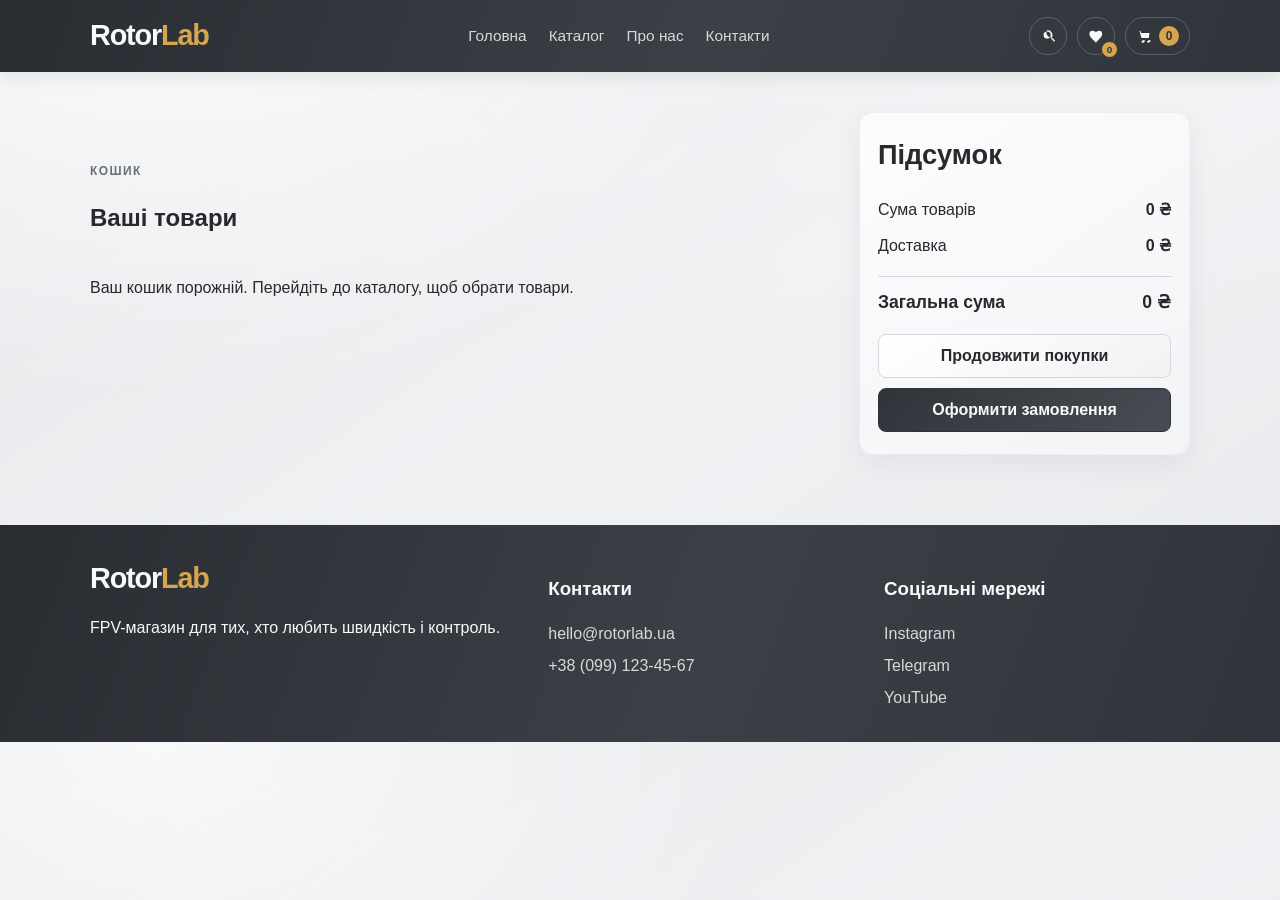
<file: cart.html>
<!DOCTYPE html>
<html lang="uk">
  <head>
    <meta charset="UTF-8" />
    <meta name="viewport" content="width=device-width, initial-scale=1.0" />
    <title>RotorLab | Кошик</title>
    <link rel="preconnect" href="https://fonts.googleapis.com" />
    <link rel="preconnect" href="https://fonts.gstatic.com" crossorigin />
    <link href="https://fonts.googleapis.com/css2?family=Inter:wght@400;500;600;700;800&display=swap" rel="stylesheet" />
    <link rel="stylesheet" href="css/style.css" />
  </head>
  <body>
    <header class="header">
      <div class="container header__inner">
        <a href="index.html" class="logo">Rotor<span>Lab</span></a>

        <nav class="nav" aria-label="Навігація">
          <a href="index.html" class="nav__link">Головна</a>
          <a href="catalog.html" class="nav__link">Каталог</a>
          <a href="about.html" class="nav__link">Про нас</a>
          <a href="contacts.html" class="nav__link">Контакти</a>
        </nav>

        <div class="header__actions">
          <button class="icon-button search-trigger" type="button" aria-label="Пошук" aria-haspopup="dialog">
            <svg viewBox="0 0 24 24" aria-hidden="true"><path d="M10 3a7 7 0 015.5 11.9l4.4 4.4 1.4-1.4-4.4-4.4A7 7 0 0110 3zm0 2a5 5 0 100 10 5 5 0 000-10z"/></svg>
          </button>
          <a href="favorites.html" class="icon-button favorites-link" aria-label="Обране">
            <svg viewBox="0 0 24 24" aria-hidden="true"><path d="M12 21.35l-1.45-1.32C5.4 15.36 2 12.28 2 8.5A4.5 4.5 0 016.5 4c1.74 0 3.41.81 4.5 2.09A6.15 6.15 0 0115.5 4 4.5 4.5 0 0120 8.5c0 3.78-3.4 6.86-8.55 11.54L12 21.35z"/></svg>
            <span class="favorites-count" aria-hidden="true">0</span>
          </a>
          <a href="cart.html" class="cart-button" aria-label="Кошик">
            <svg viewBox="0 0 24 24" aria-hidden="true"><path d="M3 4h2l2.3 9.2a1 1 0 001 .8h8.9a1 1 0 001-.76L19 7H7.2l-.45-2.2A1 1 0 005.76 4H3zm5 14.5A1.5 1.5 0 1011 20a1.5 1.5 0 000-3zm8 0A1.5 1.5 0 1019 20a1.5 1.5 0 000-3z"/></svg>
            <span class="cart-count">0</span>
          </a>
        </div>
      </div>
    </header>

    <main class="page-shell">
      <div class="container cart-layout">
        <section class="cart section">
          <div class="section-heading section-heading--left">
            <p class="eyebrow">Кошик</p>
            <h1>Ваші товари</h1>
          </div>

          <div class="cart-list" id="cart-items" aria-live="polite">
            <p>Завантаження кошика…</p>
          </div>
        </section>

        <aside class="summary-card">
          <h2>Підсумок</h2>

          <div class="summary-row">
            <span>Сума товарів</span>
            <strong id="cart-subtotal">0 ₴</strong>
          </div>
          <div class="summary-row">
            <span>Доставка</span>
            <strong id="cart-delivery">0 ₴</strong>
          </div>
          <div class="summary-row summary-row--total">
            <span>Загальна сума</span>
            <strong id="cart-total">0 ₴</strong>
          </div>

          <div class="summary-actions">
            <a href="catalog.html" class="button button--ghost">Продовжити покупки</a>
            <a href="checkout.html" class="button button--primary">Оформити замовлення</a>
          </div>
        </aside>
      </div>
    </main>

    <footer class="footer">
      <div class="container footer__content">
        <div>
          <a href="index.html" class="logo footer__logo">Rotor<span>Lab</span></a>
          <p>FPV-магазин для тих, хто любить швидкість і контроль.</p>
        </div>

        <div>
          <h3>Контакти</h3>
          <ul class="footer__list">
            <li><a href="mailto:hello@rotorlab.ua">hello@rotorlab.ua</a></li>
            <li><a href="tel:+380991234567">+38 (099) 123-45-67</a></li>
          </ul>
        </div>

        <div>
          <h3>Соціальні мережі</h3>
          <ul class="footer__list">
            <li><a href="#">Instagram</a></li>
            <li><a href="#">Telegram</a></li>
            <li><a href="#">YouTube</a></li>
          </ul>
        </div>
      </div>
    </footer>
    <script src="js/store.js" defer></script>
  </body>
</html>
</file>
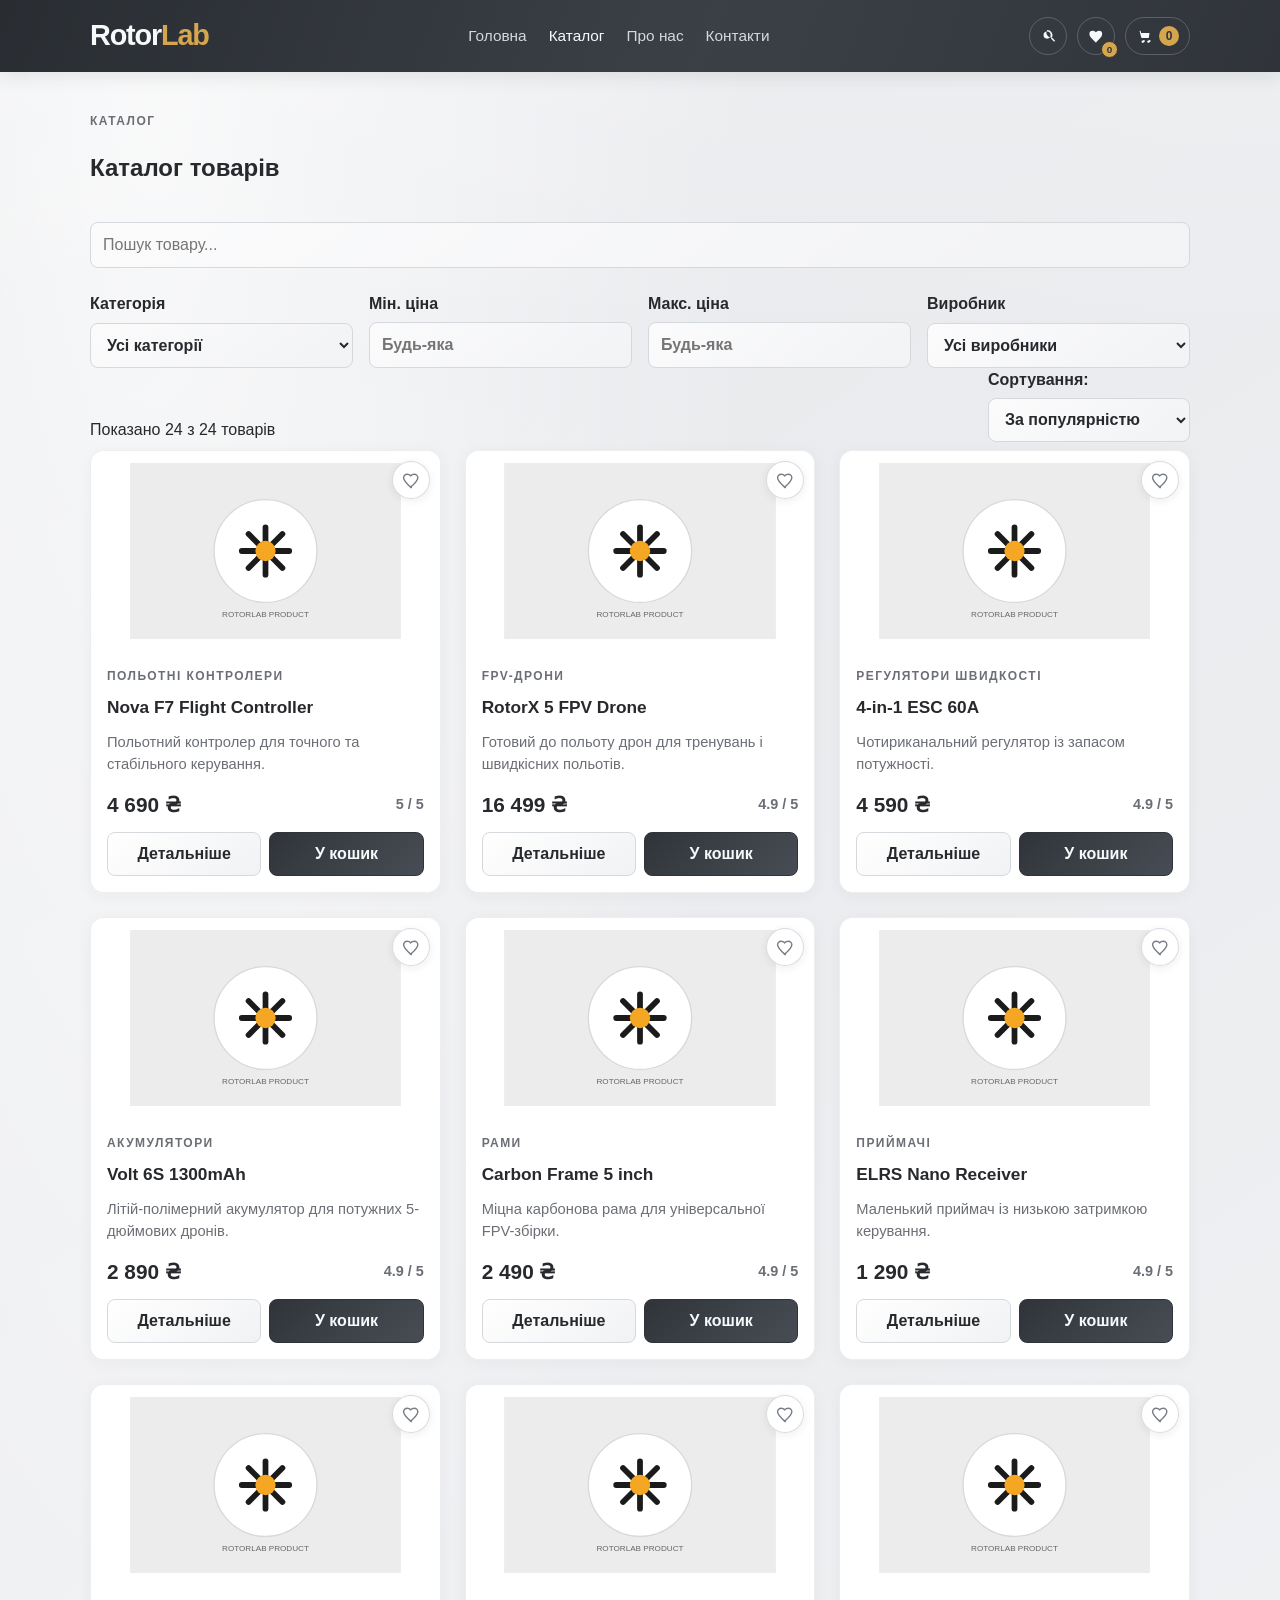
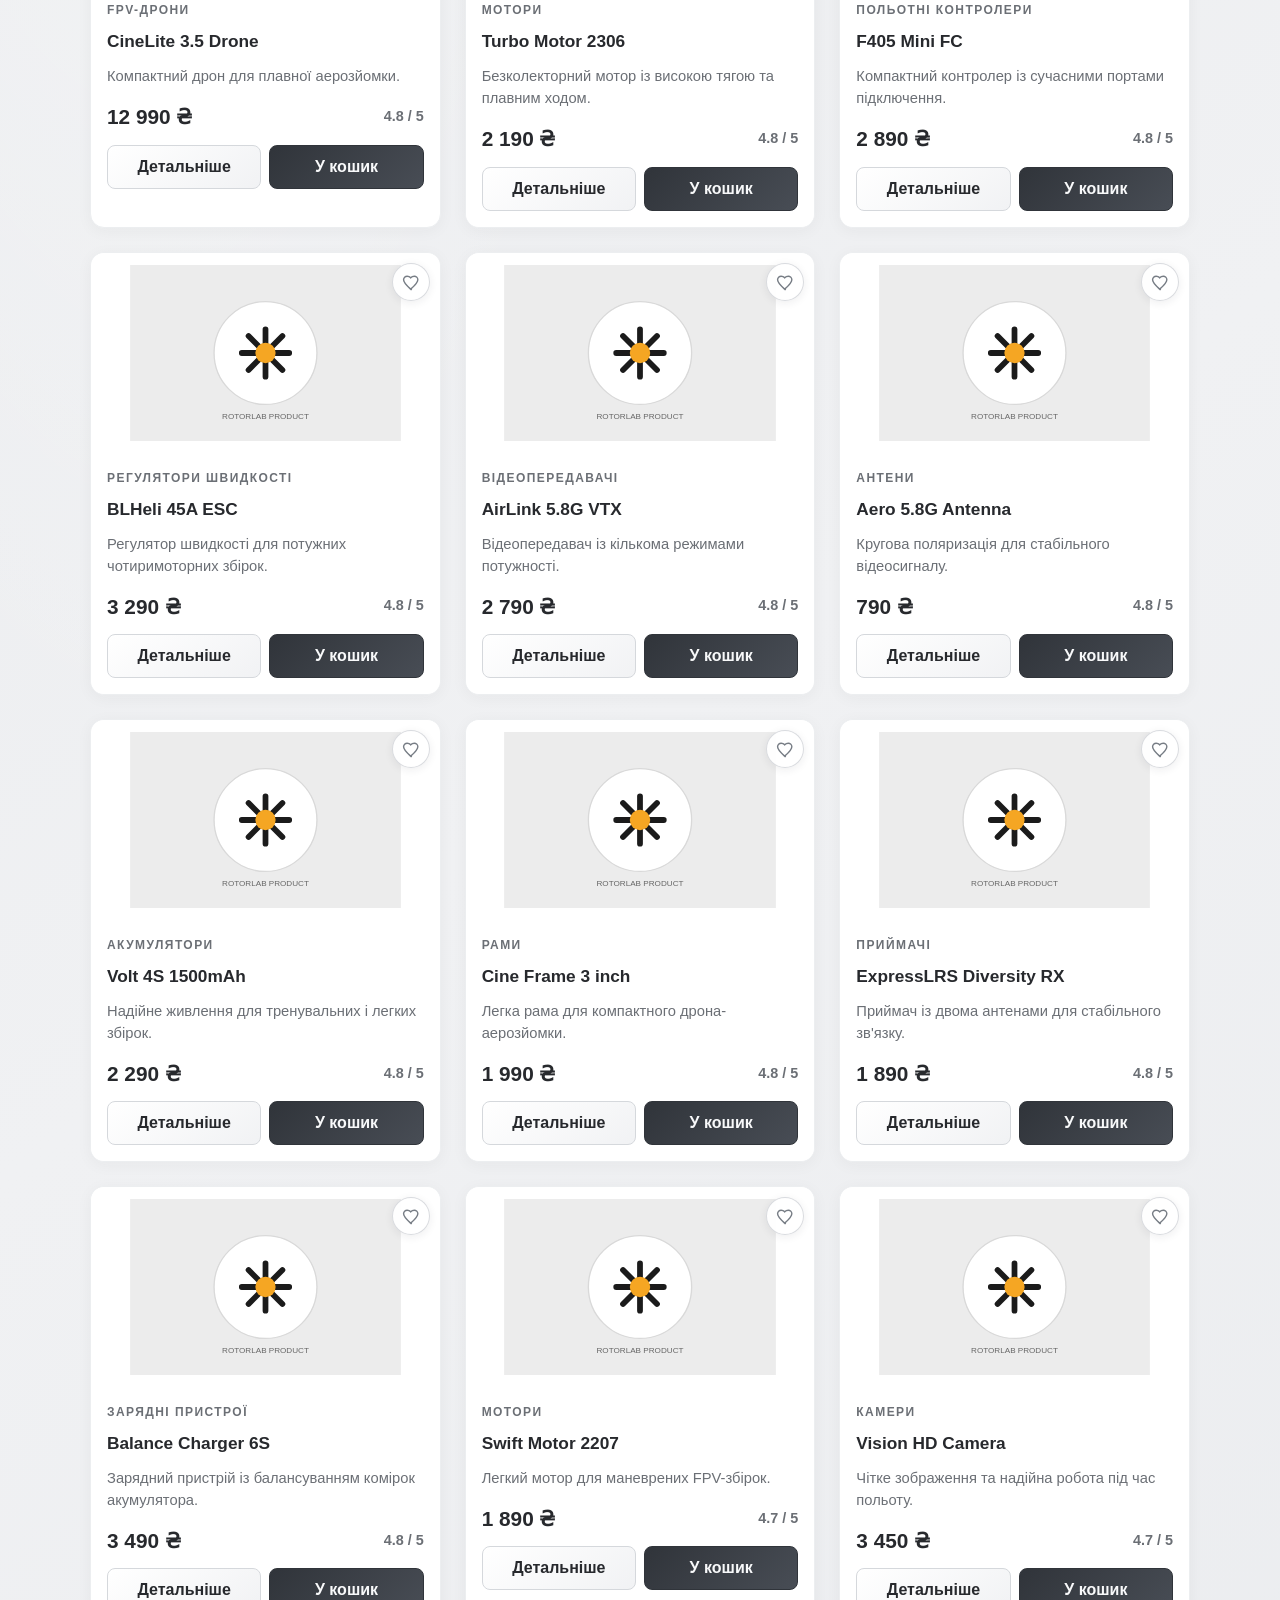
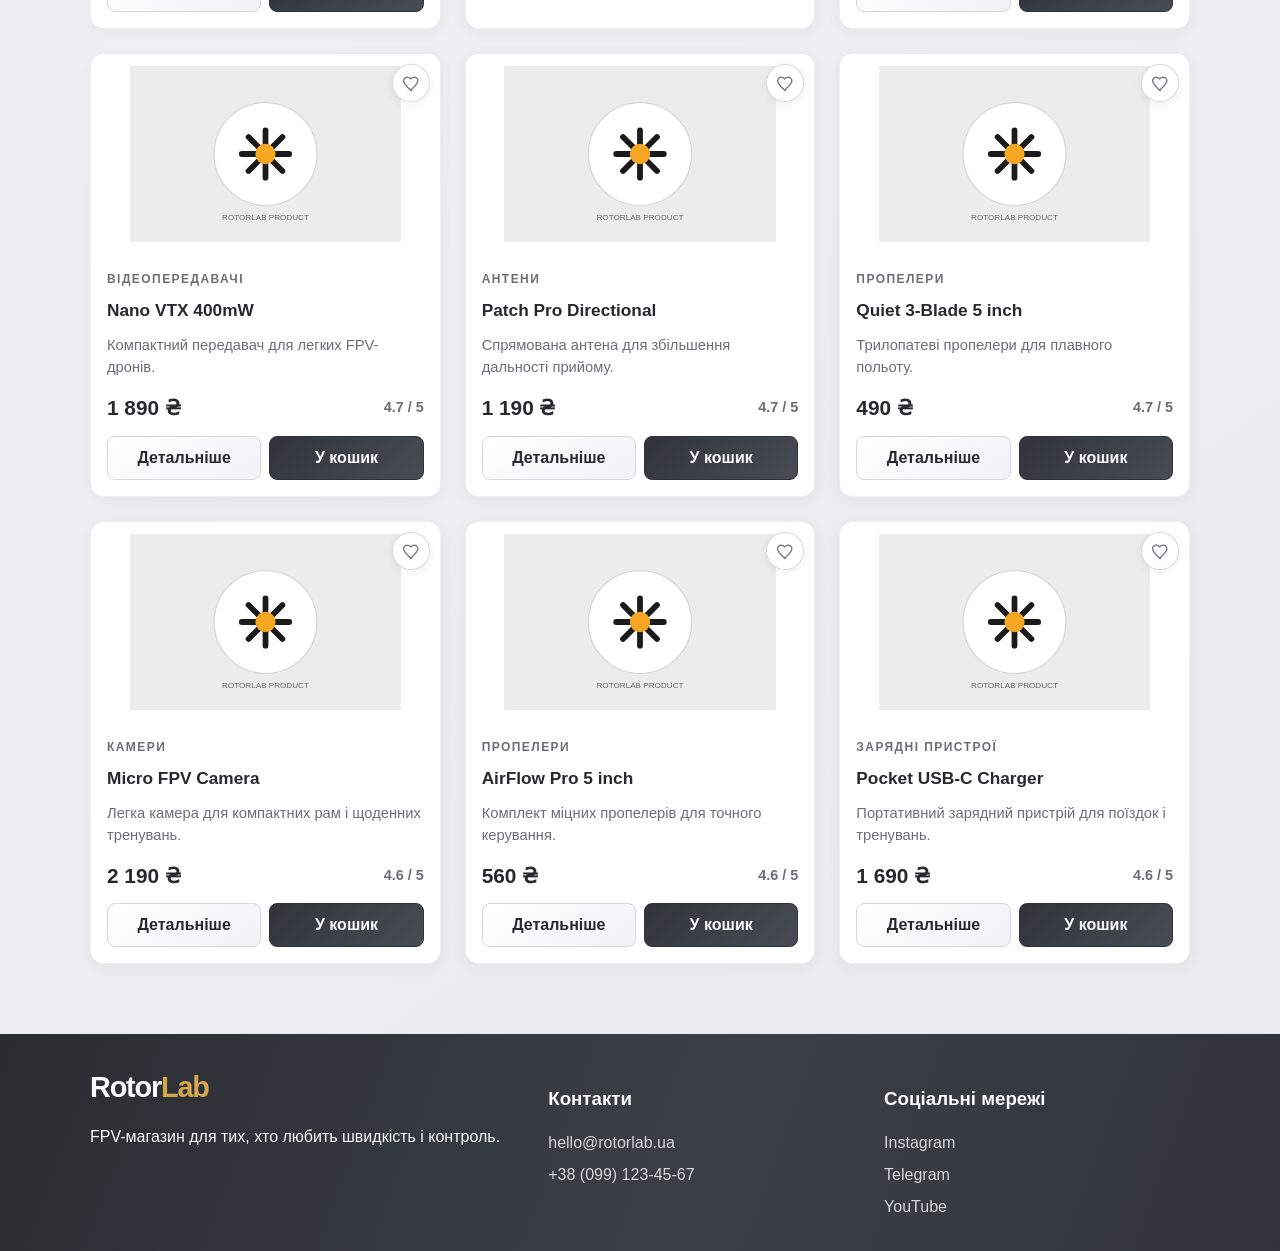
<file: catalog.html>
<!DOCTYPE html>
<html lang="uk">
  <head>
    <meta charset="UTF-8" />
    <meta name="viewport" content="width=device-width, initial-scale=1.0" />
    <title>RotorLab | Каталог</title>
    <link rel="preconnect" href="https://fonts.googleapis.com" />
    <link rel="preconnect" href="https://fonts.gstatic.com" crossorigin />
    <link href="https://fonts.googleapis.com/css2?family=Inter:wght@400;500;600;700;800&display=swap" rel="stylesheet" />
    <link rel="stylesheet" href="css/style.css" />
  </head>
  <body>
    <header class="header">
      <div class="container header__inner">
        <a href="index.html" class="logo">Rotor<span>Lab</span></a>

        <nav class="nav" aria-label="Навігація">
          <a href="index.html" class="nav__link">Головна</a>
          <a href="catalog.html" class="nav__link active">Каталог</a>
          <a href="about.html" class="nav__link">Про нас</a>
          <a href="contacts.html" class="nav__link">Контакти</a>
        </nav>

        <div class="header__actions">
          <button class="icon-button search-trigger" type="button" aria-label="Пошук" aria-haspopup="dialog">
            <svg viewBox="0 0 24 24" aria-hidden="true"><path d="M10 3a7 7 0 015.5 11.9l4.4 4.4 1.4-1.4-4.4-4.4A7 7 0 0110 3zm0 2a5 5 0 100 10 5 5 0 000-10z"/></svg>
          </button>
          <a href="favorites.html" class="icon-button favorites-link" aria-label="Обране">
            <svg viewBox="0 0 24 24" aria-hidden="true"><path d="M12 21.35l-1.45-1.32C5.4 15.36 2 12.28 2 8.5A4.5 4.5 0 016.5 4c1.74 0 3.41.81 4.5 2.09A6.15 6.15 0 0115.5 4 4.5 4.5 0 0120 8.5c0 3.78-3.4 6.86-8.55 11.54L12 21.35z"/></svg>
            <span class="favorites-count" aria-hidden="true">0</span>
          </a>
          <a href="cart.html" class="cart-button" aria-label="Кошик">
            <svg viewBox="0 0 24 24" aria-hidden="true"><path d="M3 4h2l2.3 9.2a1 1 0 001 .8h8.9a1 1 0 001-.76L19 7H7.2l-.45-2.2A1 1 0 005.76 4H3zm5 14.5A1.5 1.5 0 1011 20a1.5 1.5 0 000-3zm8 0A1.5 1.5 0 1019 20a1.5 1.5 0 000-3z"/></svg>
            <span class="cart-count">0</span>
          </a>
        </div>
      </div>
    </header>

    <main class="page-shell">
      <div class="container">
        <section class="catalog-header section">
          <p class="eyebrow">Каталог</p>
          <h1>Каталог товарів</h1>
        </section>

        <section class="catalog-toolbar">
          <div class="search-box">
            <input id="product-search" type="search" placeholder="Пошук товару..." />
          </div>

          <div class="catalog-toolbar__filters">
            <label>
              <span>Категорія</span>
              <select id="category-filter">
                <option value="">Усі категорії</option>
              </select>
            </label>

            <label>
              <span>Мін. ціна</span>
              <input id="min-price" type="number" min="0" placeholder="Будь-яка" />
            </label>

            <label>
              <span>Макс. ціна</span>
              <input id="max-price" type="number" min="0" placeholder="Будь-яка" />
            </label>

            <label>
              <span>Виробник</span>
              <select id="manufacturer-filter">
                <option value="">Усі виробники</option>
              </select>
            </label>
          </div>
        </section>

        <section class="sort-row">
          <span id="product-count" aria-live="polite">Завантаження товарів…</span>
          <label>
            <span>Сортування:</span>
            <select id="sort-products">
              <option value="popular">За популярністю</option>
              <option value="price-asc">За зростанням ціни</option>
              <option value="price-desc">За спаданням ціни</option>
            </select>
          </label>
        </section>

        <section class="catalog-grid" id="catalog-products" aria-live="polite">
          <p>Завантаження товарів…</p>
        </section>
      </div>
    </main>

    <footer class="footer">
      <div class="container footer__content">
        <div>
          <a href="index.html" class="logo footer__logo">Rotor<span>Lab</span></a>
          <p>FPV-магазин для тих, хто любить швидкість і контроль.</p>
        </div>

        <div>
          <h3>Контакти</h3>
          <ul class="footer__list">
            <li><a href="mailto:hello@rotorlab.ua">hello@rotorlab.ua</a></li>
            <li><a href="tel:+380991234567">+38 (099) 123-45-67</a></li>
          </ul>
        </div>

        <div>
          <h3>Соціальні мережі</h3>
          <ul class="footer__list">
            <li><a href="#">Instagram</a></li>
            <li><a href="#">Telegram</a></li>
            <li><a href="#">YouTube</a></li>
          </ul>
        </div>
      </div>
    </footer>
    <script src="js/store.js" defer></script>
  </body>
</html>
</file>
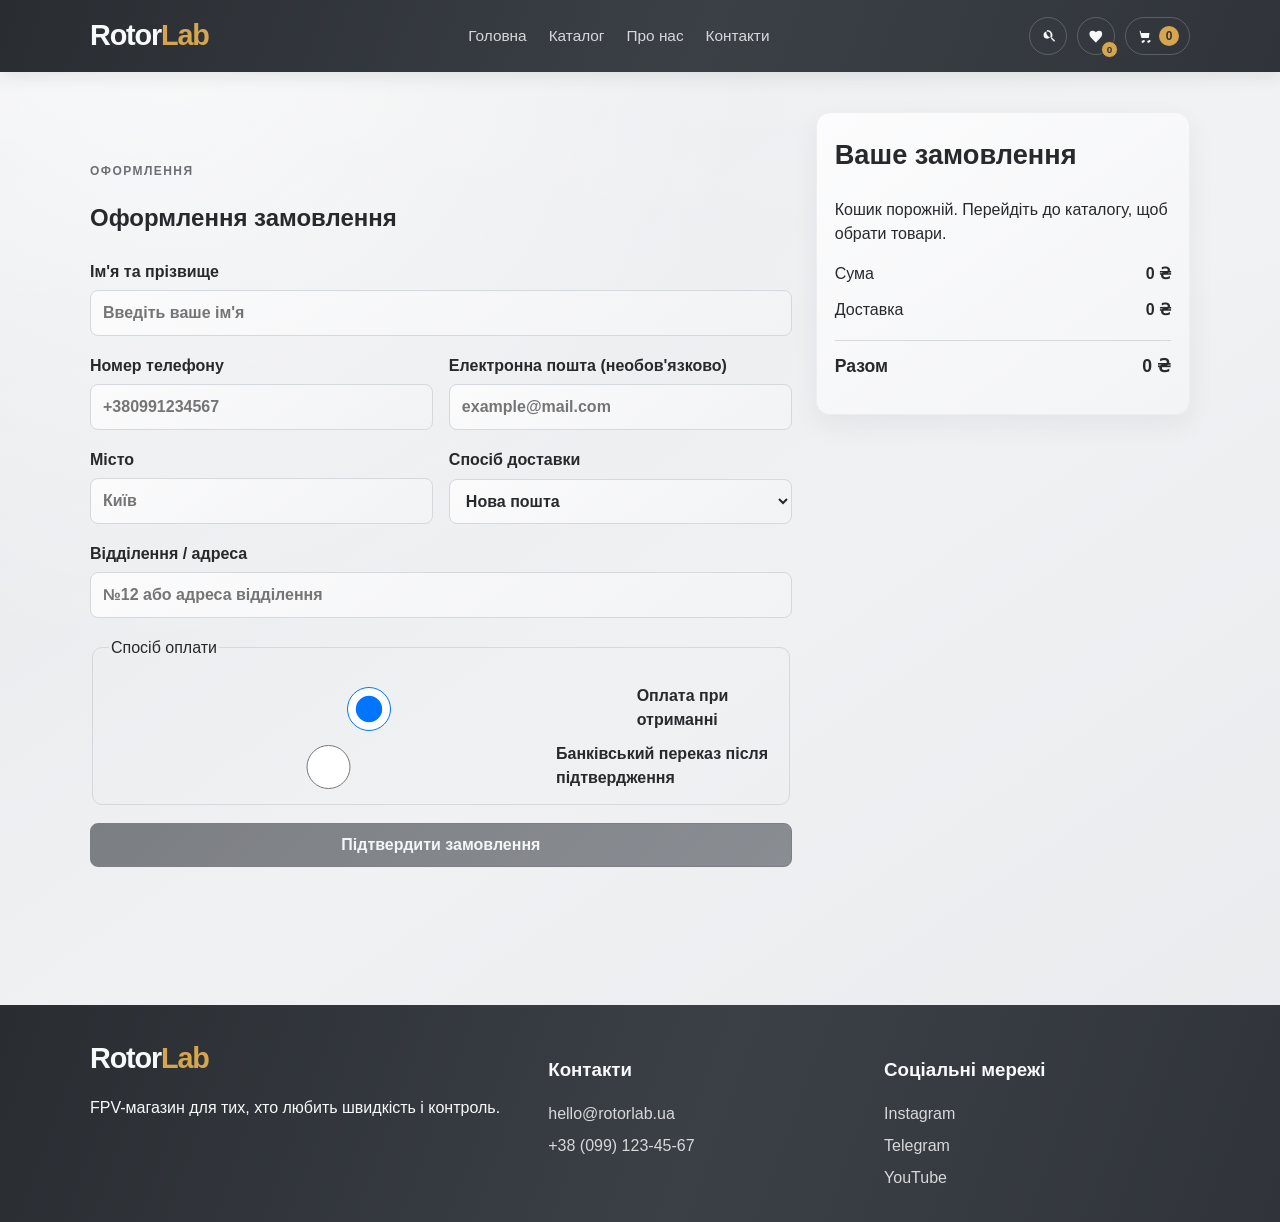
<file: checkout.html>
<!DOCTYPE html>
<html lang="uk">
  <head>
    <meta charset="UTF-8" />
    <meta name="viewport" content="width=device-width, initial-scale=1.0" />
    <title>RotorLab | Оформлення замовлення</title>
    <link rel="preconnect" href="https://fonts.googleapis.com" />
    <link rel="preconnect" href="https://fonts.gstatic.com" crossorigin />
    <link href="https://fonts.googleapis.com/css2?family=Inter:wght@400;500;600;700;800&display=swap" rel="stylesheet" />
    <link rel="stylesheet" href="css/style.css" />
  </head>
  <body>
    <header class="header">
      <div class="container header__inner">
        <a href="index.html" class="logo">Rotor<span>Lab</span></a>

        <nav class="nav" aria-label="Навігація">
          <a href="index.html" class="nav__link">Головна</a>
          <a href="catalog.html" class="nav__link">Каталог</a>
          <a href="about.html" class="nav__link">Про нас</a>
          <a href="contacts.html" class="nav__link">Контакти</a>
        </nav>

        <div class="header__actions">
          <button class="icon-button search-trigger" type="button" aria-label="Пошук" aria-haspopup="dialog">
            <svg viewBox="0 0 24 24" aria-hidden="true"><path d="M10 3a7 7 0 015.5 11.9l4.4 4.4 1.4-1.4-4.4-4.4A7 7 0 0110 3zm0 2a5 5 0 100 10 5 5 0 000-10z"/></svg>
          </button>
          <a href="favorites.html" class="icon-button favorites-link" aria-label="Обране">
            <svg viewBox="0 0 24 24" aria-hidden="true"><path d="M12 21.35l-1.45-1.32C5.4 15.36 2 12.28 2 8.5A4.5 4.5 0 016.5 4c1.74 0 3.41.81 4.5 2.09A6.15 6.15 0 0115.5 4 4.5 4.5 0 0120 8.5c0 3.78-3.4 6.86-8.55 11.54L12 21.35z"/></svg>
            <span class="favorites-count" aria-hidden="true">0</span>
          </a>
          <a href="cart.html" class="cart-button" aria-label="Кошик">
            <svg viewBox="0 0 24 24" aria-hidden="true"><path d="M3 4h2l2.3 9.2a1 1 0 001 .8h8.9a1 1 0 001-.76L19 7H7.2l-.45-2.2A1 1 0 005.76 4H3zm5 14.5A1.5 1.5 0 1011 20a1.5 1.5 0 000-3zm8 0A1.5 1.5 0 1019 20a1.5 1.5 0 000-3z"/></svg>
            <span class="cart-count">0</span>
          </a>
        </div>
      </div>
    </header>

    <main class="page-shell">
      <div class="container checkout-layout">
        <section class="checkout section">
          <div class="section-heading section-heading--left">
            <p class="eyebrow">Оформлення</p>
            <h1>Оформлення замовлення</h1>
          </div>

          <form class="checkout-form" id="checkout-form">
            <label>Ім'я та прізвище
              <input name="name" type="text" autocomplete="name" placeholder="Введіть ваше ім'я" minlength="2" maxlength="100" required />
            </label>

            <div class="form-grid">
              <label>Номер телефону
                <input name="phone" type="tel" autocomplete="tel" placeholder="+380991234567" minlength="10" maxlength="20" required />
              </label>
              <label>Електронна пошта (необов'язково)
                <input name="email" type="email" autocomplete="email" placeholder="example@mail.com" maxlength="254" />
              </label>
            </div>

            <div class="form-grid">
              <label>Місто
                <input name="city" type="text" autocomplete="address-level2" placeholder="Київ" maxlength="100" required />
              </label>
              <label>Спосіб доставки
                <select name="delivery" id="delivery-method" required>
                  <option value="nova_poshta">Нова пошта</option>
                  <option value="ukrposhta">Укрпошта</option>
                  <option value="pickup">Самовивіз</option>
                </select>
              </label>
            </div>

            <label id="delivery-address-label">Відділення / адреса
              <input name="address" id="delivery-address" type="text" autocomplete="street-address" placeholder="№12 або адреса відділення" maxlength="200" required />
            </label>

            <fieldset class="payment-methods">
              <legend>Спосіб оплати</legend>
              <label class="radio-option">
                <input type="radio" name="payment" value="cash_on_delivery" checked />
                <span>Оплата при отриманні</span>
              </label>
              <label class="radio-option">
                <input type="radio" name="payment" value="bank_transfer" />
                <span>Банківський переказ після підтвердження</span>
              </label>
            </fieldset>

            <button type="submit" class="button button--primary button--full" id="place-order-button">Підтвердити замовлення</button>
            <p id="checkout-status" role="status" aria-live="polite"></p>
          </form>
        </section>

        <aside class="summary-card summary-card--checkout">
          <h2>Ваше замовлення</h2>

          <div id="checkout-items" aria-live="polite"></div>
          <div class="summary-row">
            <span>Сума</span>
            <strong id="checkout-subtotal">0 ₴</strong>
          </div>
          <div class="summary-row">
            <span>Доставка</span>
            <strong id="checkout-delivery">0 ₴</strong>
          </div>
          <div class="summary-row summary-row--total">
            <span>Разом</span>
            <strong id="checkout-total">0 ₴</strong>
          </div>
        </aside>
      </div>
    </main>

    <footer class="footer">
      <div class="container footer__content">
        <div>
          <a href="index.html" class="logo footer__logo">Rotor<span>Lab</span></a>
          <p>FPV-магазин для тих, хто любить швидкість і контроль.</p>
        </div>

        <div>
          <h3>Контакти</h3>
          <ul class="footer__list">
            <li><a href="mailto:hello@rotorlab.ua">hello@rotorlab.ua</a></li>
            <li><a href="tel:+380991234567">+38 (099) 123-45-67</a></li>
          </ul>
        </div>

        <div>
          <h3>Соціальні мережі</h3>
          <ul class="footer__list">
            <li><a href="#">Instagram</a></li>
            <li><a href="#">Telegram</a></li>
            <li><a href="#">YouTube</a></li>
          </ul>
        </div>
      </div>
    </footer>
    <script src="js/store.js" defer></script>
  </body>
</html>
</file>
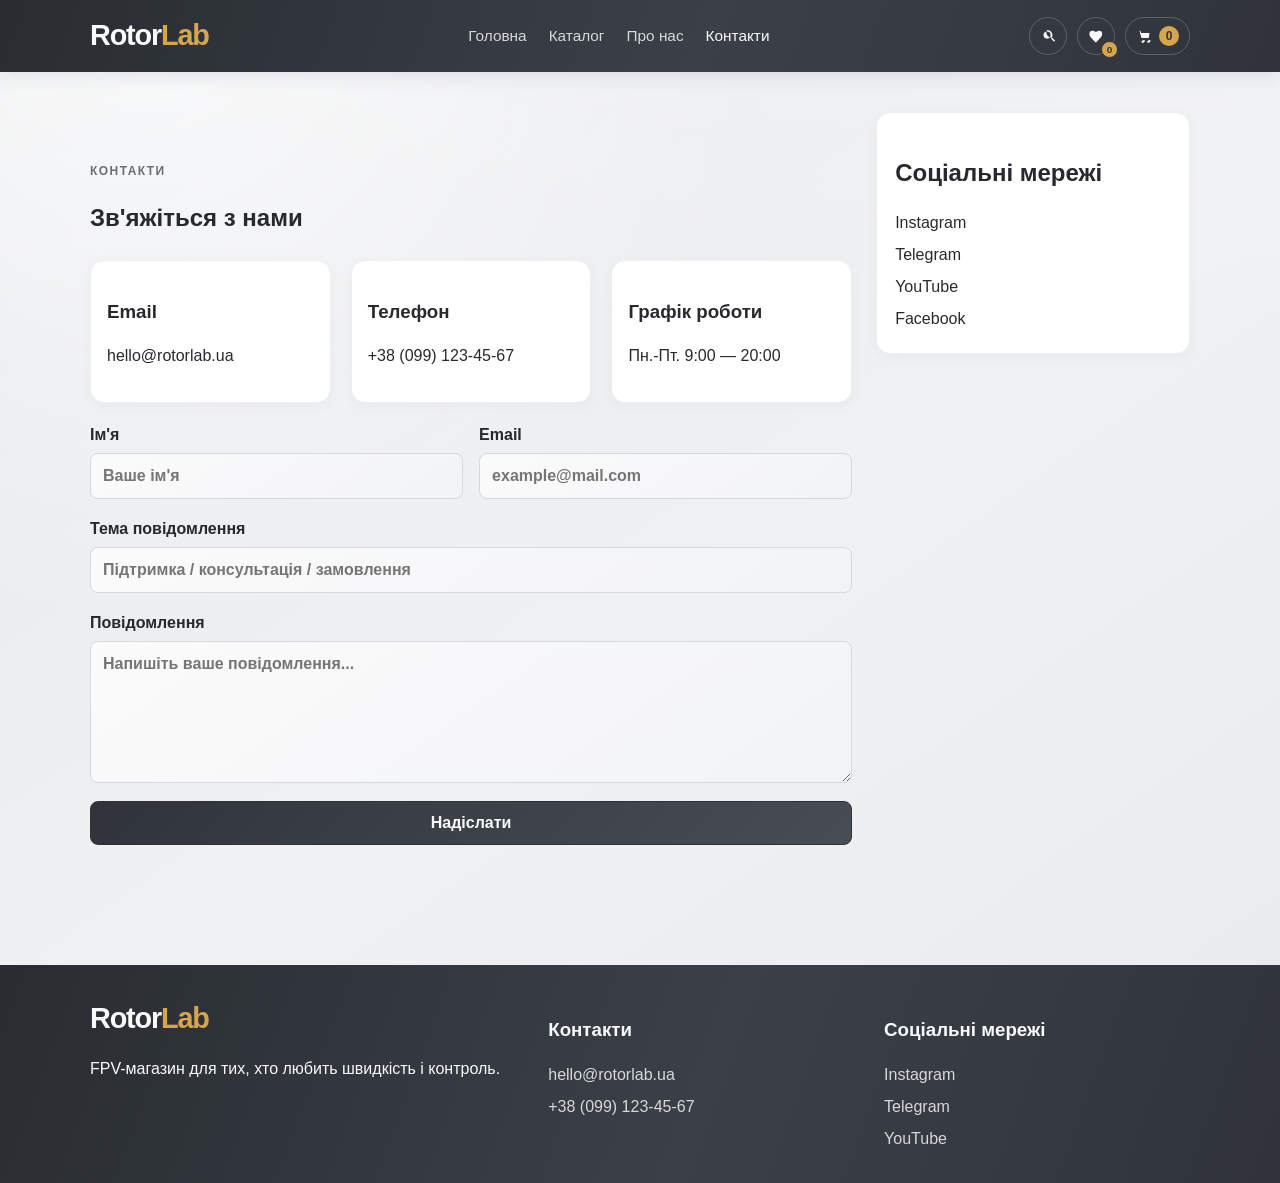
<file: contacts.html>
<!DOCTYPE html>
<html lang="uk">
  <head>
    <meta charset="UTF-8" />
    <meta name="viewport" content="width=device-width, initial-scale=1.0" />
    <title>RotorLab | Контакти</title>
    <link rel="preconnect" href="https://fonts.googleapis.com" />
    <link rel="preconnect" href="https://fonts.gstatic.com" crossorigin />
    <link href="https://fonts.googleapis.com/css2?family=Inter:wght@400;500;600;700;800&display=swap" rel="stylesheet" />
    <link rel="stylesheet" href="css/style.css" />
  </head>
  <body>
    <header class="header">
      <div class="container header__inner">
        <a href="index.html" class="logo">Rotor<span>Lab</span></a>

        <nav class="nav" aria-label="Навігація">
          <a href="index.html" class="nav__link">Головна</a>
          <a href="catalog.html" class="nav__link">Каталог</a>
          <a href="about.html" class="nav__link">Про нас</a>
          <a href="contacts.html" class="nav__link active">Контакти</a>
        </nav>

        <div class="header__actions">
          <button class="icon-button search-trigger" type="button" aria-label="Пошук" aria-haspopup="dialog">
            <svg viewBox="0 0 24 24" aria-hidden="true"><path d="M10 3a7 7 0 015.5 11.9l4.4 4.4 1.4-1.4-4.4-4.4A7 7 0 0110 3zm0 2a5 5 0 100 10 5 5 0 000-10z"/></svg>
          </button>
          <a href="favorites.html" class="icon-button favorites-link" aria-label="Обране">
            <svg viewBox="0 0 24 24" aria-hidden="true"><path d="M12 21.35l-1.45-1.32C5.4 15.36 2 12.28 2 8.5A4.5 4.5 0 016.5 4c1.74 0 3.41.81 4.5 2.09A6.15 6.15 0 0115.5 4 4.5 4.5 0 0120 8.5c0 3.78-3.4 6.86-8.55 11.54L12 21.35z"/></svg>
            <span class="favorites-count" aria-hidden="true">0</span>
          </a>
          <a href="cart.html" class="cart-button" aria-label="Кошик">
            <svg viewBox="0 0 24 24" aria-hidden="true"><path d="M3 4h2l2.3 9.2a1 1 0 001 .8h8.9a1 1 0 001-.76L19 7H7.2l-.45-2.2A1 1 0 005.76 4H3zm5 14.5A1.5 1.5 0 1011 20a1.5 1.5 0 000-3zm8 0A1.5 1.5 0 1019 20a1.5 1.5 0 000-3z"/></svg>
            <span class="cart-count">0</span>
          </a>
        </div>
      </div>
    </header>

    <main class="page-shell">
      <div class="container contacts-layout">
        <section class="section">
          <div class="section-heading section-heading--left">
            <p class="eyebrow">Контакти</p>
            <h1>Зв'яжіться з нами</h1>
          </div>

          <div class="contact-blocks">
            <div class="contact-card">
              <h3>Email</h3>
              <p><a href="mailto:hello@rotorlab.ua">hello@rotorlab.ua</a></p>
            </div>
            <div class="contact-card">
              <h3>Телефон</h3>
              <p><a href="tel:+380991234567">+38 (099) 123-45-67</a></p>
            </div>
            <div class="contact-card">
              <h3>Графік роботи</h3>
              <p>Пн.-Пт. 9:00 — 20:00</p>
            </div>
          </div>

          <form class="feedback-form">
            <div class="form-grid">
              <label>
                Ім'я
                <input type="text" placeholder="Ваше ім'я" />
              </label>
              <label>
                Email
                <input type="email" placeholder="example@mail.com" />
              </label>
            </div>

            <label>
              Тема повідомлення
              <input type="text" placeholder="Підтримка / консультація / замовлення" />
            </label>

            <label>
              Повідомлення
              <textarea rows="5" placeholder="Напишіть ваше повідомлення..."></textarea>
            </label>

            <button class="button button--primary" type="submit">Надіслати</button>
          </form>
        </section>

        <aside class="social-panel section section--light">
          <h2>Соціальні мережі</h2>
          <ul class="social-list">
            <li><a href="#">Instagram</a></li>
            <li><a href="#">Telegram</a></li>
            <li><a href="#">YouTube</a></li>
            <li><a href="#">Facebook</a></li>
          </ul>
        </aside>
      </div>
    </main>

    <footer class="footer">
      <div class="container footer__content">
        <div>
          <a href="index.html" class="logo footer__logo">Rotor<span>Lab</span></a>
          <p>FPV-магазин для тих, хто любить швидкість і контроль.</p>
        </div>

        <div>
          <h3>Контакти</h3>
          <ul class="footer__list">
            <li><a href="mailto:hello@rotorlab.ua">hello@rotorlab.ua</a></li>
            <li><a href="tel:+380991234567">+38 (099) 123-45-67</a></li>
          </ul>
        </div>

        <div>
          <h3>Соціальні мережі</h3>
          <ul class="footer__list">
            <li><a href="#">Instagram</a></li>
            <li><a href="#">Telegram</a></li>
            <li><a href="#">YouTube</a></li>
          </ul>
        </div>
      </div>
    </footer>
    <script src="js/store.js" defer></script>
  </body>
</html>
</file>
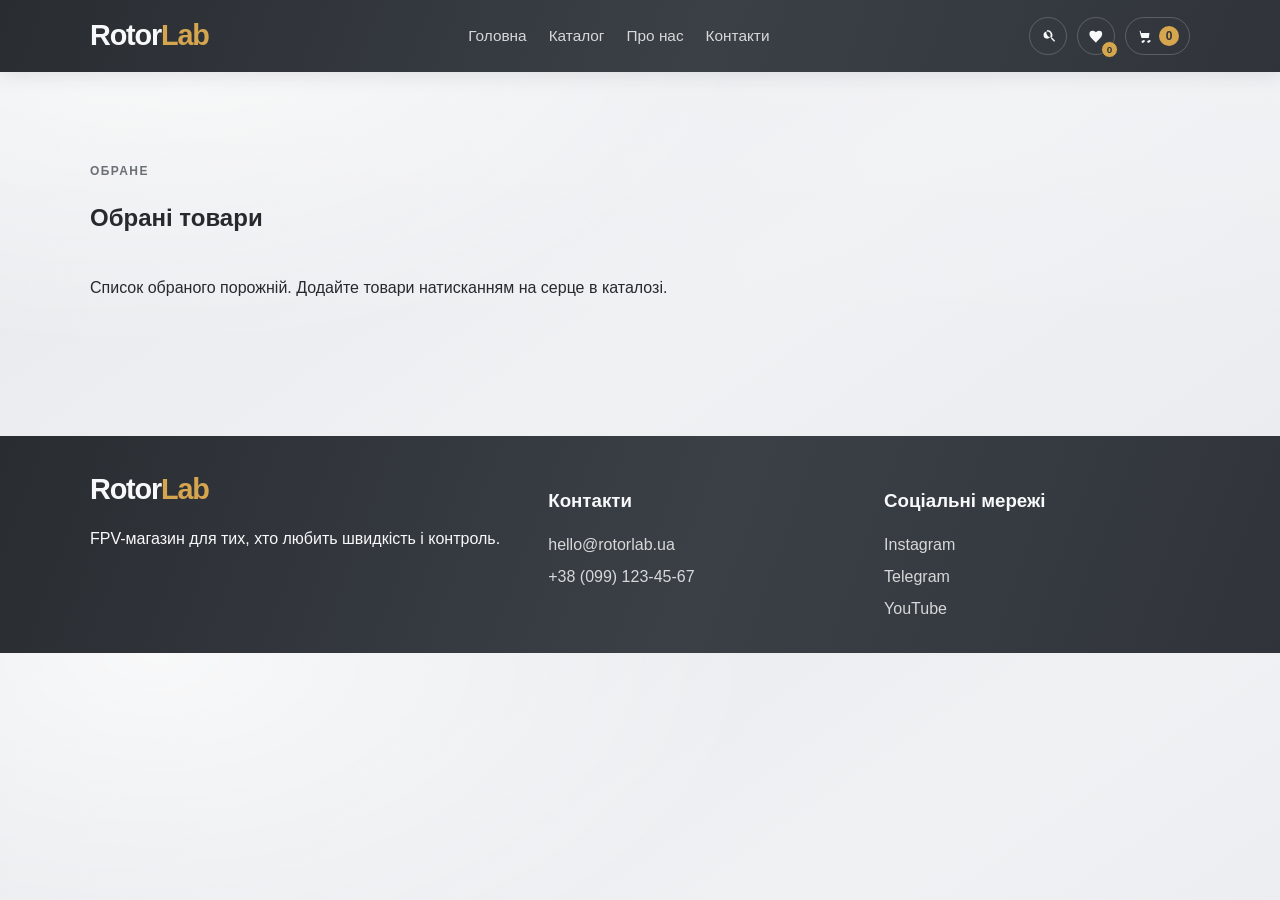
<file: favorites.html>
<!DOCTYPE html>
<html lang="uk">
  <head>
    <meta charset="UTF-8" />
    <meta name="viewport" content="width=device-width, initial-scale=1.0" />
    <title>RotorLab | Обране</title>
    <link rel="preconnect" href="https://fonts.googleapis.com" />
    <link rel="preconnect" href="https://fonts.gstatic.com" crossorigin />
    <link href="https://fonts.googleapis.com/css2?family=Inter:wght@400;500;600;700;800&display=swap" rel="stylesheet" />
    <link rel="stylesheet" href="css/style.css" />
  </head>
  <body>
    <header class="header">
      <div class="container header__inner">
        <a href="index.html" class="logo">Rotor<span>Lab</span></a>

        <nav class="nav" aria-label="Навігація">
          <a href="index.html" class="nav__link">Головна</a>
          <a href="catalog.html" class="nav__link">Каталог</a>
          <a href="about.html" class="nav__link">Про нас</a>
          <a href="contacts.html" class="nav__link">Контакти</a>
        </nav>

        <div class="header__actions">
          <button class="icon-button search-trigger" type="button" aria-label="Пошук" aria-haspopup="dialog">
            <svg viewBox="0 0 24 24" aria-hidden="true"><path d="M10 3a7 7 0 015.5 11.9l4.4 4.4 1.4-1.4-4.4-4.4A7 7 0 0110 3zm0 2a5 5 0 100 10 5 5 0 000-10z"/></svg>
          </button>
          <a href="favorites.html" class="icon-button favorites-link" aria-label="Обране">
            <svg viewBox="0 0 24 24" aria-hidden="true"><path d="M12 21.35l-1.45-1.32C5.4 15.36 2 12.28 2 8.5A4.5 4.5 0 016.5 4c1.74 0 3.41.81 4.5 2.09A6.15 6.15 0 0115.5 4 4.5 4.5 0 0120 8.5c0 3.78-3.4 6.86-8.55 11.54L12 21.35z"/></svg>
            <span class="favorites-count" aria-hidden="true">0</span>
          </a>
          <a href="cart.html" class="cart-button" aria-label="Кошик">
            <svg viewBox="0 0 24 24" aria-hidden="true"><path d="M3 4h2l2.3 9.2a1 1 0 001 .8h8.9a1 1 0 001-.76L19 7H7.2l-.45-2.2A1 1 0 005.76 4H3zm5 14.5A1.5 1.5 0 1011 20a1.5 1.5 0 000-3zm8 0A1.5 1.5 0 1019 20a1.5 1.5 0 000-3z"/></svg>
            <span class="cart-count">0</span>
          </a>
        </div>
      </div>
    </header>

    <main class="page-shell">
      <div class="container">
        <section class="section">
          <div class="section-heading section-heading--left">
            <p class="eyebrow">Обране</p>
            <h1>Обрані товари</h1>
          </div>

          <div class="favorites-list" id="favorites-list" aria-live="polite">
            <p>Завантаження обраного…</p>
          </div>
        </section>
      </div>
    </main>

    <footer class="footer">
      <div class="container footer__content">
        <div>
          <a href="index.html" class="logo footer__logo">Rotor<span>Lab</span></a>
          <p>FPV-магазин для тих, хто любить швидкість і контроль.</p>
        </div>

        <div>
          <h3>Контакти</h3>
          <ul class="footer__list">
            <li><a href="mailto:hello@rotorlab.ua">hello@rotorlab.ua</a></li>
            <li><a href="tel:+380991234567">+38 (099) 123-45-67</a></li>
          </ul>
        </div>

        <div>
          <h3>Соціальні мережі</h3>
          <ul class="footer__list">
            <li><a href="#">Instagram</a></li>
            <li><a href="#">Telegram</a></li>
            <li><a href="#">YouTube</a></li>
          </ul>
        </div>
      </div>
    </footer>
    <script src="js/store.js" defer></script>
  </body>
</html>
</file>
<file: css/style.css>
:root {
  --bg: #e9eaec;
  --white: #f8f9fa;
  --text: #27292d;
  --muted: #6b6f75;
  --line: #d5d8dc;
  --dark: #30343a;
  --soft: #f0f1f3;
  --accent: #d6a64f;
  --surface-gradient: linear-gradient(145deg, #fcfcfd 0%, #f3f4f6 100%);
  --shadow-soft: 0 10px 28px rgba(37, 41, 46, 0.06);
}

* {
  box-sizing: border-box;
}

body {
  margin: 0;
  font-family: Arial, Helvetica, sans-serif;
  background:
    radial-gradient(ellipse at 12% 0%, rgba(255, 255, 255, 0.72), transparent 38%),
    linear-gradient(145deg, #e6e8eb 0%, #f0f1f3 52%, #e8eaed 100%);
  color: var(--text);
  line-height: 1.5;
}

a {
  color: inherit;
  text-decoration: none;
}

img {
  max-width: 100%;
  display: block;
}

button,
input,
select,
textarea {
  font: inherit;
}

button {
  cursor: pointer;
}

button,
.button {
  position: relative;
  isolation: isolate;
  overflow: hidden;
}

button::after,
.button::after {
  position: absolute;
  inset: -100%;
  z-index: 1;
  background: linear-gradient(
    45deg,
    transparent 43%,
    rgba(74, 222, 128, 0.72) 50%,
    transparent 57%
  );
  content: "";
  opacity: 0;
  pointer-events: none;
}

.button-clicking::after {
  animation: button-green-sweep 325ms ease-out;
}

button.button-success,
.button.button-success,
button.button-success:disabled,
.button.button-success:disabled {
  border-color: #248a52;
  background: linear-gradient(135deg, #32a968 0%, #20844d 100%);
  box-shadow: 0 5px 16px rgba(32, 132, 77, 0.24);
  color: #fff;
  cursor: default;
  opacity: 1;
  transform: none;
}

.button.button-success:hover {
  box-shadow: 0 5px 16px rgba(32, 132, 77, 0.24);
  transform: none;
}

@keyframes button-green-sweep {
  0% {
    opacity: 0;
    transform: translate(-45%, 45%);
  }
  18% {
    opacity: 0.8;
  }
  100% {
    opacity: 0;
    transform: translate(45%, -45%);
  }
}

@media (prefers-reduced-motion: reduce) {
  .button-clicking::after {
    animation-duration: 1ms;
  }

  button,
  .button {
    transition-duration: 1ms;
  }
}

.container {
  width: min(1100px, calc(100% - 32px));
  margin: 0 auto;
}

.header {
  background: linear-gradient(110deg, #292d32 0%, #3b4047 55%, #30343a 100%);
  color: var(--white);
  box-shadow: 0 4px 18px rgba(31, 35, 40, 0.12);
}

.header__inner {
  display: flex;
  justify-content: space-between;
  align-items: center;
  min-height: 72px;
  gap: 20px;
}

.logo {
  font-size: 1.8rem;
  font-weight: 700;
  letter-spacing: -0.04em;
}

.logo span {
  color: var(--accent);
}

.nav {
  display: flex;
  gap: 22px;
}

.nav__link {
  color: rgba(255, 255, 255, 0.8);
  font-size: 0.96rem;
}

.nav__link.active {
  color: var(--white);
}

.header__actions {
  display: flex;
  align-items: center;
  gap: 10px;
}

.icon-button,
.cart-button {
  display: inline-flex;
  align-items: center;
  justify-content: center;
  width: 38px;
  height: 38px;
  border: 1px solid rgba(255,255,255,0.2);
  background: transparent;
  color: var(--white);
  border-radius: 50%;
  transition: background-color 180ms ease, border-color 180ms ease, transform 180ms ease;
}

.icon-button:hover,
.cart-button:hover {
  background: rgba(255, 255, 255, 0.1);
  border-color: rgba(255, 255, 255, 0.38);
  transform: translateY(-1px);
}

.cart-button {
  width: auto;
  min-width: 60px;
  padding: 0 10px;
  border-radius: 999px;
  gap: 6px;
}

.icon-button svg,
.cart-button svg {
  width: 17px;
  height: 17px;
  fill: currentColor;
}

.favorites-link {
  position: relative;
}

.favorites-count {
  position: absolute;
  right: -4px;
  bottom: -4px;
  display: grid;
  min-width: 17px;
  height: 17px;
  padding: 0 4px;
  place-items: center;
  border: 1px solid var(--dark);
  border-radius: 999px;
  background: var(--accent);
  color: var(--dark);
  font-size: 0.62rem;
  font-weight: 700;
  line-height: 1;
}

.search-dialog {
  width: min(620px, calc(100% - 32px));
  max-height: min(720px, 85vh);
  padding: 24px;
  border: 1px solid var(--line);
  border-radius: 16px;
  background: var(--surface-gradient);
  color: var(--text);
  box-shadow: 0 24px 80px rgba(27, 31, 36, 0.25);
}

.search-dialog::backdrop {
  background: rgba(26, 29, 33, 0.5);
  backdrop-filter: blur(3px);
}

.search-dialog__header {
  display: flex;
  align-items: center;
  justify-content: space-between;
  gap: 16px;
  margin-bottom: 18px;
}

.search-dialog__header h2 {
  margin: 0;
  font-size: 1.4rem;
}

.search-dialog__close {
  flex: 0 0 38px;
  color: var(--text);
  border-color: var(--line);
  background: var(--white);
}

.search-dialog__field,
.search-dialog__field input {
  display: block;
  width: 100%;
}

.search-dialog__field input {
  min-height: 48px;
  padding: 10px 14px;
  border: 1px solid var(--line);
  border-radius: 9px;
  background: #fff;
  color: var(--text);
}

.search-dialog__field input:focus {
  outline: none;
  border-color: #9da4ad;
  box-shadow: 0 0 0 3px rgba(112, 120, 130, 0.13);
}

.search-dialog__results {
  display: grid;
  max-height: 55vh;
  gap: 8px;
  margin-top: 16px;
  overflow-y: auto;
}

.search-dialog__results > p {
  margin: 8px 0;
  color: var(--muted);
}

.search-result {
  display: grid;
  grid-template-columns: 58px minmax(0, 1fr) auto;
  align-items: center;
  gap: 12px;
  padding: 8px;
  border: 1px solid transparent;
  border-radius: 10px;
  transition: background-color 160ms ease, border-color 160ms ease;
}

.search-result:hover,
.search-result:focus-visible {
  border-color: var(--line);
  background: #fff;
}

.search-result img {
  width: 58px;
  height: 58px;
  border-radius: 7px;
  background: #fff;
  object-fit: contain;
}

.search-result__info {
  display: grid;
  gap: 3px;
}

.search-result__info > span {
  color: var(--muted);
  font-size: 0.85rem;
}

.search-result__price {
  white-space: nowrap;
}

.visually-hidden {
  position: absolute;
  width: 1px;
  height: 1px;
  padding: 0;
  overflow: hidden;
  clip: rect(0, 0, 0, 0);
  white-space: nowrap;
  clip-path: inset(50%);
}

.cart-count {
  display: inline-flex;
  align-items: center;
  justify-content: center;
  min-width: 20px;
  height: 20px;
  background: var(--accent);
  color: var(--dark);
  border-radius: 50%;
  font-size: 0.75rem;
  font-weight: 700;
}

.hero {
  background:
    radial-gradient(ellipse at 85% 20%, rgba(255, 255, 255, 0.66), transparent 38%),
    linear-gradient(125deg, #e1e3e6 0%, #eff0f2 54%, #e6e8eb 100%);
  padding: 50px 0;
}

.hero__content {
  display: grid;
  grid-template-columns: 1.1fr 0.9fr;
  gap: 30px;
  align-items: center;
}

.eyebrow {
  margin: 0 0 10px;
  font-size: 0.75rem;
  font-weight: 700;
  letter-spacing: 0.12em;
  text-transform: uppercase;
  color: var(--muted);
}

.hero h1 {
  font-size: clamp(2rem, 4vw, 3.3rem);
  line-height: 1.1;
  margin: 0 0 14px;
}

.hero__description {
  margin: 0;
  color: var(--muted);
  font-size: 1.02rem;
}

.hero__actions {
  display: flex;
  flex-wrap: wrap;
  gap: 12px;
  margin-top: 20px;
}

.button {
  display: inline-flex;
  align-items: center;
  justify-content: center;
  min-height: 44px;
  padding: 0 18px;
  border: 1px solid var(--line);
  background: var(--surface-gradient);
  color: var(--dark);
  font-weight: 600;
  border-radius: 8px;
  transition: transform 180ms ease, box-shadow 180ms ease, background-color 180ms ease;
}

.button:hover {
  transform: translateY(-1px);
  box-shadow: 0 6px 16px rgba(37, 41, 46, 0.1);
}

.button--primary {
  background: linear-gradient(135deg, #30343a 0%, #484d55 100%);
  border-color: var(--dark);
  color: var(--white);
}

.button--ghost {
  background: linear-gradient(145deg, #ffffff 0%, #f1f2f4 100%);
  color: var(--text);
}

.button--secondary {
  background: transparent;
}

.hero__media img {
  width: 100%;
  min-height: 340px;
  object-fit: cover;
  border: 1px solid var(--line);
  border-radius: 14px;
  box-shadow: var(--shadow-soft);
}

.section {
  padding: 50px 0;
}

.section--light {
  background:
    radial-gradient(ellipse at 90% 0%, rgba(255, 255, 255, 0.86), transparent 36%),
    linear-gradient(140deg, #eef0f2 0%, #f5f6f7 50%, #eceef0 100%);
}

.section-heading {
  margin: 0 auto 24px;
  text-align: center;
  max-width: 700px;
}

.section-heading--left {
  margin-left: 0;
  text-align: left;
}

.section-heading h2 {
  margin: 0;
  font-size: clamp(1.8rem, 3vw, 2.4rem);
}

.category-grid,
.product-grid,
.benefits-grid,
.team-grid,
.stats-grid,
.contact-blocks {
  display: grid;
  gap: 20px;
}

.category-grid {
  grid-template-columns: repeat(4, minmax(0, 1fr));
}

.category-card,
.product-card,
.benefit-item,
.team-card,
.contact-card,
.summary-card,
.social-panel,
.favorite-item,
.cart-item {
  background: #fff;
  border: 1px solid #eceef0;
  border-radius: 14px;
  box-shadow: 0 3px 14px rgba(37, 41, 46, 0.035);
  transition: transform 180ms ease, box-shadow 180ms ease, border-color 180ms ease;
}

.category-card:hover,
.product-card:hover,
.benefit-item:hover,
.team-card:hover,
.contact-card:hover {
  transform: translateY(-3px);
  border-color: #e0e3e6;
  box-shadow: 0 8px 22px rgba(37, 41, 46, 0.075);
}

.category-card {
  display: block;
  overflow: hidden;
  text-align: center;
}

.category-card__image {
  width: 100%;
  aspect-ratio: 1;
  object-fit: contain;
  padding: 10px;
  background: #fff;
}

.category-card h3 {
  margin: 0;
  padding: 14px 12px 16px;
  background: #fff;
}

.product-grid {
  grid-template-columns: repeat(4, minmax(0, 1fr));
}

.product-card {
  position: relative;
  overflow: hidden;
  box-shadow: 0 3px 16px rgba(37, 41, 46, 0.045);
}

.product-card__favorite {
  position: absolute;
  top: 10px;
  right: 10px;
  z-index: 2;
  display: grid;
  width: 38px;
  height: 38px;
  padding: 9px;
  place-items: center;
  border: 1px solid rgba(213, 216, 220, 0.9);
  border-radius: 50%;
  background: rgba(255, 255, 255, 0.94);
  color: #777d85;
  box-shadow: 0 2px 8px rgba(37, 41, 46, 0.08);
  transition: color 160ms ease, background-color 160ms ease, transform 160ms ease;
}

.product-card__favorite svg {
  position: relative;
  z-index: 2;
  width: 19px;
  height: 19px;
  fill: transparent;
  stroke: currentColor;
  stroke-width: 1.8;
  transition: fill 160ms ease;
}

.product-card__favorite:hover {
  color: #b94f63;
  transform: scale(1.06);
}

.product-card__favorite.is-favorite {
  color: #b94f63;
}

.product-card__favorite.is-favorite svg {
  fill: currentColor;
}

.product-card img {
  width: 100%;
  height: 200px;
  object-fit: contain;
  padding: 12px;
  background: #fff;
}

.product-card__body {
  padding: 16px;
  background: #fff;
}

.product-card__body h3 {
  margin: 0 0 10px;
  font-size: 1.08rem;
}

.product-card__text {
  margin: 0 0 14px;
  color: var(--muted);
  font-size: 0.92rem;
}

.product-card__meta {
  display: flex;
  align-items: center;
  justify-content: space-between;
  gap: 8px;
  margin-bottom: 12px;
}

.price {
  font-size: 1.3rem;
  font-weight: 700;
}

.rating {
  color: var(--muted);
  font-size: 0.9rem;
  font-weight: 700;
}

.product-card__actions {
  display: flex;
  gap: 8px;
}

.product-card__actions .button {
  flex: 1;
}

.benefits-grid {
  grid-template-columns: repeat(3, minmax(0, 1fr));
}

.benefit-item {
  padding: 24px 18px;
  text-align: center;
}

.benefit-item__icon {
  width: 62px;
  height: 62px;
  margin: 0 auto 12px;
  display: grid;
  place-items: center;
  border: 1px solid #eceef0;
  background: #fff;
  color: #777d85;
  font-size: 1rem;
  font-weight: 700;
  border-radius: 50%;
}

.footer {
  background: linear-gradient(110deg, #292d32 0%, #3b4047 55%, #30343a 100%);
  color: var(--white);
}

.footer__content {
  display: grid;
  grid-template-columns: 1.4fr 1fr 1fr;
  gap: 30px;
  padding: 32px 0;
}

.footer__list {
  list-style: none;
  padding: 0;
  margin: 0;
  display: grid;
  gap: 8px;
  color: rgba(255,255,255,0.8);
}

.footer__bottom {
  border-top: 1px solid rgba(255,255,255,0.1);
  text-align: center;
  padding: 14px 0;
  color: rgba(255,255,255,0.8);
}

.page-shell {
  padding: 40px 0 70px;
  background: linear-gradient(180deg, rgba(255, 255, 255, 0.18), transparent 280px);
}

.catalog-header {
  padding-top: 0;
  padding-bottom: 16px;
}

.catalog-toolbar,
.sort-row,
.catalog-grid,
.product-detail,
.cart-layout,
.checkout-layout,
.contacts-layout,
.favorites-list {
  display: grid;
  gap: 24px;
}

.catalog-toolbar__filters {
  display: grid;
  grid-template-columns: repeat(4, minmax(0, 1fr));
  gap: 16px;
}

.search-box input,
.catalog-toolbar__filters input,
.catalog-toolbar__filters select,
.sort-row select,
.checkout-form input,
.checkout-form select,
.feedback-form input,
.feedback-form textarea,
label input,
label select,
label textarea {
  width: 100%;
  min-height: 44px;
  padding: 10px 12px;
  border: 1px solid var(--line);
  background: linear-gradient(145deg, #fbfbfc 0%, #f2f3f5 100%);
  color: var(--text);
  border-radius: 8px;
  transition: border-color 180ms ease, box-shadow 180ms ease;
}

.search-box input:focus,
.catalog-toolbar__filters input:focus,
.catalog-toolbar__filters select:focus,
.sort-row select:focus,
.checkout-form input:focus,
.checkout-form select:focus,
.feedback-form input:focus,
.feedback-form textarea:focus {
  outline: none;
  border-color: #9da4ad;
  box-shadow: 0 0 0 3px rgba(112, 120, 130, 0.13);
}

.catalog-toolbar__filters label,
.sort-row label,
label,
.quantity-picker {
  display: grid;
  gap: 6px;
  font-weight: 600;
}

.sort-row {
  grid-template-columns: 1fr auto;
  align-items: end;
  margin-bottom: 8px;
}

.catalog-grid {
  grid-template-columns: repeat(3, minmax(0, 1fr));
}

.pagination {
  display: flex;
  justify-content: center;
  gap: 10px;
  margin-top: 24px;
}

.pagination__item {
  display: inline-flex;
  align-items: center;
  justify-content: center;
  width: 38px;
  height: 38px;
  border: 1px solid var(--line);
  background: var(--surface-gradient);
  color: var(--text);
  border-radius: 8px;
}

.pagination__item.active {
  background: var(--dark);
  color: var(--white);
  border-color: var(--dark);
}

.breadcrumb {
  display: flex;
  align-items: center;
  gap: 8px;
  color: var(--muted);
  margin-bottom: 24px;
}

.product-detail {
  grid-template-columns: 1.05fr 0.95fr;
  align-items: start;
}

.product-detail__gallery {
  display: grid;
  gap: 12px;
}

.product-detail__main {
  width: 100%;
  height: 440px;
  object-fit: cover;
  border: 1px solid var(--line);
  border-radius: 14px;
  box-shadow: var(--shadow-soft);
}

.product-detail__thumbs {
  display: grid;
  grid-template-columns: repeat(3, minmax(0, 1fr));
  gap: 10px;
}

.product-detail__thumbs img {
  width: 100%;
  height: 120px;
  object-fit: cover;
  border: 1px solid var(--line);
}

.product-detail__info {
  background: var(--surface-gradient);
  border: 1px solid var(--line);
  padding: 22px;
  border-radius: 12px;
  box-shadow: var(--shadow-soft);
}

.product-detail__description {
  color: var(--muted);
  margin: 16px 0 22px;
}

.product-card__meta--large {
  display: flex;
  justify-content: flex-start;
  gap: 16px;
  margin-bottom: 12px;
}

.status {
  display: inline-block;
  background: #edf8f2;
  color: #1c7a4c;
  padding: 5px 10px;
  font-size: 0.78rem;
  font-weight: 700;
}

.product-detail__purchase {
  display: flex;
  align-items: end;
  gap: 20px;
  flex-wrap: wrap;
}

.quantity-picker__control {
  display: flex;
  align-items: center;
  border: 1px solid var(--line);
  background: var(--surface-gradient);
  border-radius: 8px;
  overflow: hidden;
}

.quantity-picker__control button {
  width: 42px;
  height: 42px;
  border: none;
  background: transparent;
  font-size: 1.3rem;
}

.quantity-picker__control input {
  width: 60px;
  height: 42px;
  border: none;
  text-align: center;
}

.specs-table {
  width: 100%;
  border-collapse: collapse;
  background: var(--white);
  border: 1px solid var(--line);
}

.specs-table th,
.specs-table td {
  text-align: left;
  padding: 12px 14px;
  border-bottom: 1px solid var(--line);
}

.specs-table th {
  width: 40%;
  background: var(--soft);
}

.cart-layout {
  grid-template-columns: minmax(0, 1.8fr) minmax(250px, 0.8fr);
  align-items: start;
}

.cart-list {
  display: grid;
  gap: 16px;
}

.cart-item {
  display: grid;
  grid-template-columns: 120px minmax(0, 1.1fr) auto auto auto auto;
  align-items: center;
  gap: 16px;
  padding: 14px;
}

.cart-item img {
  width: 120px;
  height: 90px;
  object-fit: cover;
  border: 1px solid var(--line);
  border-radius: 8px;
}

.cart-item__info h3 {
  margin: 0 0 6px;
}

.cart-item__info p {
  color: var(--muted);
  margin: 0;
}

.quantity-picker--small {
  min-width: 120px;
}

.remove-button {
  border: none;
  background: transparent;
  color: var(--muted);
  font-size: 1.1rem;
}

.summary-card {
  background: var(--surface-gradient);
  padding: 22px 18px;
  border-radius: 14px;
  box-shadow: var(--shadow-soft);
}

.summary-card h2 {
  margin-top: 0;
  font-size: 1.7rem;
}

.summary-row,
.summary-item {
  display: flex;
  align-items: center;
  justify-content: space-between;
  gap: 12px;
  margin-bottom: 12px;
}

.summary-row--total {
  border-top: 1px solid var(--line);
  padding-top: 12px;
  margin-top: 18px;
  font-weight: 700;
  font-size: 1.1rem;
}

.summary-actions {
  display: grid;
  gap: 10px;
  margin-top: 18px;
}

.checkout-layout {
  grid-template-columns: minmax(0, 1.5fr) minmax(260px, 0.8fr);
  align-items: start;
}

.checkout-form,
.feedback-form {
  display: grid;
  gap: 18px;
}

#delivery-address-label[hidden] {
  display: none;
}

.checkout-form [role="status"] {
  margin: 0;
  color: var(--muted);
}

.checkout-form [role="status"][data-error="true"] {
  color: #a32020;
}

.button:disabled {
  cursor: not-allowed;
  opacity: 0.6;
}

.form-grid {
  display: grid;
  grid-template-columns: repeat(2, minmax(0, 1fr));
  gap: 16px;
}

.payment-methods {
  border: 1px solid var(--line);
  padding: 14px 16px;
  border-radius: 10px;
}

.radio-option {
  display: flex;
  align-items: center;
  gap: 10px;
  margin-top: 10px;
}

.about-hero {
  display: grid;
  grid-template-columns: 1fr 1fr;
  gap: 30px;
  align-items: center;
}

.about-hero img {
  width: 100%;
  height: 400px;
  object-fit: cover;
  border: 1px solid var(--line);
}

.story,
.about-hero__content {
  color: var(--muted);
}

.stats-grid {
  grid-template-columns: repeat(3, minmax(0, 1fr));
}

.stat-card {
  background: linear-gradient(135deg, #343940 0%, #4a5058 100%);
  color: var(--white);
  padding: 30px 20px;
  text-align: center;
  border-radius: 12px;
}

.stat-card strong {
  display: block;
  font-size: 2rem;
  margin-bottom: 6px;
}

.team-grid {
  grid-template-columns: repeat(3, minmax(0, 1fr));
}

.team-card {
  overflow: hidden;
  border-radius: 12px;
}

.team-card img {
  width: 100%;
  height: 240px;
  object-fit: cover;
}

.team-card h3,
.team-card p {
  padding: 0 16px;
}

.contacts-layout {
  grid-template-columns: minmax(0, 1.7fr) minmax(220px, 0.7fr);
  align-items: start;
}

.contact-blocks {
  grid-template-columns: repeat(3, minmax(0, 1fr));
  margin-bottom: 20px;
}

.contact-card {
  padding: 18px 16px;
}

.social-panel {
  padding: 22px 18px;
}

.social-list {
  list-style: none;
  padding: 0;
  margin: 0;
  display: grid;
  gap: 8px;
}

.favorite-item {
  display: grid;
  grid-template-columns: 140px minmax(0, 1.2fr) auto;
  align-items: center;
  gap: 18px;
  padding: 14px 16px;
}

.favorite-item img {
  width: 140px;
  height: 100px;
  object-fit: cover;
  border: 1px solid var(--line);
}

.favorite-item__actions {
  display: flex;
  gap: 10px;
  flex-wrap: wrap;
}

@media (max-width: 1024px) {
  .hero__content,
  .product-detail,
  .about-hero,
  .cart-layout,
  .checkout-layout,
  .contacts-layout {
    grid-template-columns: 1fr;
  }

  .product-grid,
  .category-grid,
  .benefits-grid,
  .team-grid,
  .catalog-grid {
    grid-template-columns: repeat(2, minmax(0, 1fr));
  }

  .catalog-toolbar__filters {
    grid-template-columns: repeat(2, minmax(0, 1fr));
  }

  #home-categories {
    grid-template-columns: repeat(3, minmax(0, 1fr));
  }
}

@media (max-width: 720px) {
  .header__inner,
  .nav,
  .catalog-toolbar__filters,
  .product-grid,
  .category-grid,
  .benefits-grid,
  .team-grid,
  .catalog-grid,
  .contact-blocks,
  .form-grid,
  .stats-grid,
  .footer__content {
    grid-template-columns: 1fr;
  }

  #home-categories {
    grid-template-columns: repeat(2, minmax(0, 1fr));
  }

  .header__inner {
    display: grid;
    justify-items: center;
    padding: 14px 0;
  }

  .nav {
    flex-wrap: wrap;
    justify-content: center;
  }

  .cart-item,
  .favorite-item {
    grid-template-columns: 1fr;
  }

  .sort-row {
    grid-template-columns: 1fr;
  }

  .favorite-item img,
  .cart-item img {
    width: 100%;
    height: 180px;
  }
}
</file>
